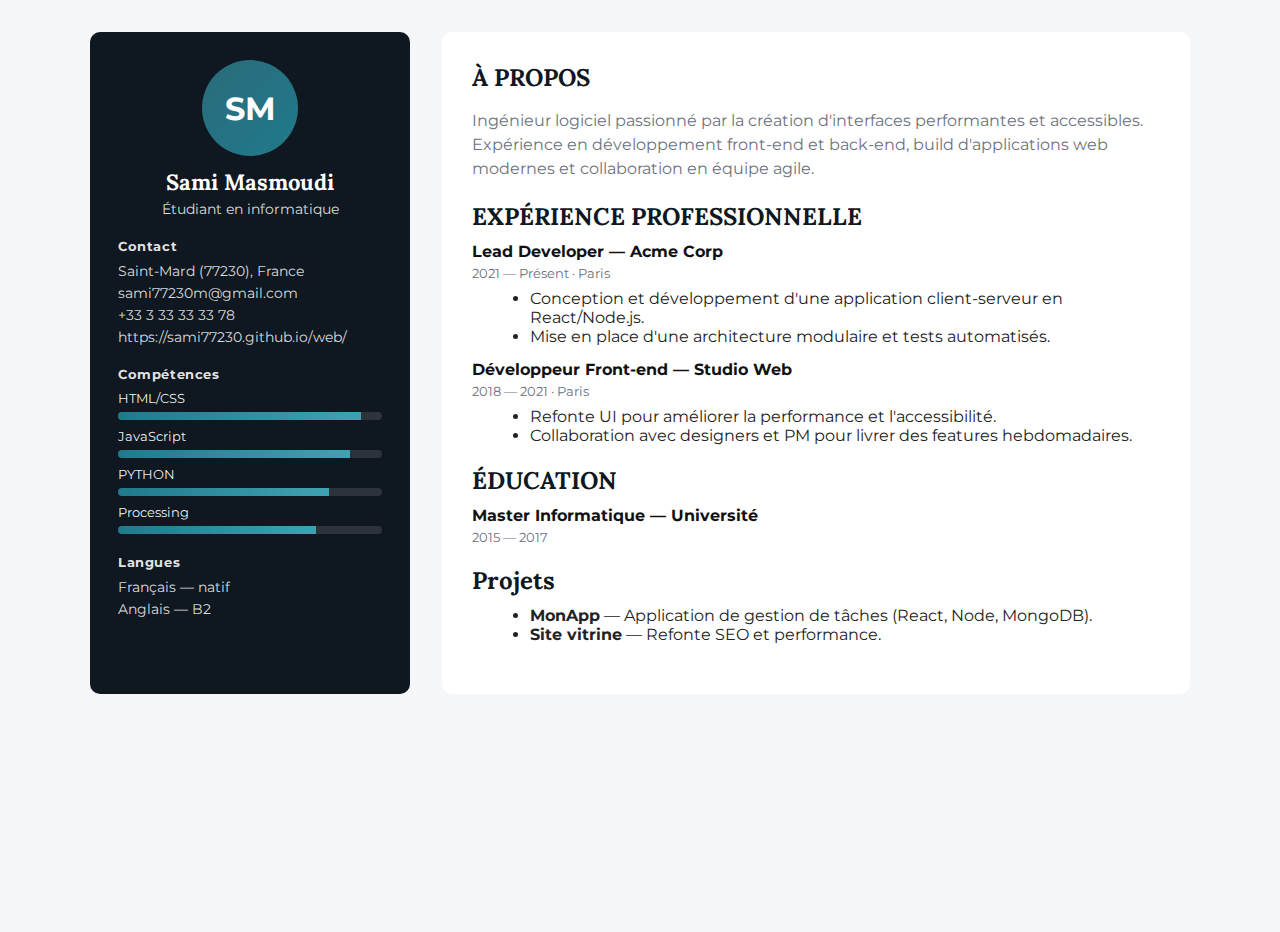
<file: index.html>
<!doctype html>
<html lang="fr">
<head>
	<meta charset="utf-8" />
	<meta name="viewport" content="width=device-width,initial-scale=1" />
	<title>CV — SAMI MASMOUDI</title>
	<link href="https://fonts.googleapis.com/css2?family=Lora:wght@400;700&family=Montserrat:wght@400;600;700&display=swap" rel="stylesheet">
	<style>
		:root{
			--accent:#1f7a8c;
			--muted:#6b7280;
			--sidebar:#0f1720;
			--bg:#f6f7f9;
			--white:#ffffff;
		}
		*{box-sizing:border-box}
		html,body{height:100%;margin:0;font-family:Montserrat, system-ui, -apple-system, 'Segoe UI', Roboto, 'Helvetica Neue', Arial}
		body{background:var(--bg);color:#111}
		.cv-wrap{max-width:1100px;margin:32px auto;display:grid;grid-template-columns:320px 1fr;gap:32px}

		.sidebar{background:var(--sidebar);color:var(--white);padding:28px;border-radius:10px;min-height:420px}
		.avatar{width:96px;height:96px;border-radius:50%;background:linear-gradient(135deg,#2b6b7a,var(--accent));display:flex;align-items:center;justify-content:center;font-weight:700;font-size:32px;margin:0 auto 12px}
		.name{text-align:center;margin:4px 0 0;font-family:Lora, serif;font-size:22px}
		.role{text-align:center;color:rgba(255,255,255,0.85);margin-top:6px;font-size:14px}
		.sidebar h3{margin-top:20px;margin-bottom:8px;font-size:13px;color:rgba(255,255,255,0.9);letter-spacing:0.6px}
		.sidebar p,.sidebar a{color:rgba(255,255,255,0.85);font-size:14px;margin:4px 0;text-decoration:none}

		.skills ul{list-style:none;padding:0;margin:0}
		.skills li{display:flex;flex-direction:column;margin:8px 0}
		.skill{font-size:13px;color:rgba(255,255,255,0.95);margin-bottom:6px}
		.bar{background:rgba(255,255,255,0.12);height:8px;border-radius:8px;overflow:hidden}
		.bar span{display:block;height:100%;background:linear-gradient(90deg,var(--accent),#3fa2b3)}

		.content{background:var(--white);padding:30px;border-radius:10px}
		.content section{margin-bottom:20px}
		.content h2{font-family:Lora, serif;margin:0 0 10px;color:var(--sidebar)}
		.profile p{color:var(--muted);line-height:1.5}
		.item{margin-bottom:14px}
		.item h3{margin:0;font-size:16px}
		.meta{font-size:13px;color:var(--muted);margin:4px 0}
		.experience ul, .projects ul{margin:8px 0 0 18px;color:#222}

		@media (max-width:880px){
			.cv-wrap{grid-template-columns:1fr;max-width:760px;padding:16px}
			.sidebar{order:2}
		}

		/* small print-friendly tweaks */
		@media print{body{background:white}.cv-wrap{max-width:100%;box-shadow:none} .sidebar{background:#fff;color:#000} .avatar{background:#ddd}}
	</style>
</head>
<body>
	<div class="cv-wrap">
		<aside class="sidebar">
			<div class="avatar">SM</div>
			<h1 class="name">Sami Masmoudi</h1>
			<p class="role">Étudiant en informatique</p>

			<div class="contact">
				<h3>Contact</h3>
				<p>Saint-Mard (77230), France</p>
				<p><a href="mailto:sami77230m@gmail.com">sami77230m@gmail.com</a></p>
				<p><a href="#">+33 3 33 33 33 78</a></p>
				<p><a href="https://sami77230.github.io/web/">https://sami77230.github.io/web/</a></p>
			</div>

			<div class="skills">
				<h3>Compétences</h3>
				<ul>
					<li><span class="skill">HTML/CSS</span><span class="bar"><span style="width:92%"></span></span></li>
					<li><span class="skill">JavaScript</span><span class="bar"><span style="width:88%"></span></span></li>
					<li><span class="skill">PYTHON</span><span class="bar"><span style="width:80%"></span></span></li>
					<li><span class="skill">Processing</span><span class="bar"><span style="width:75%"></span></span></li>
				</ul>
			</div>

			<div class="languages">
				<h3>Langues</h3>
				<p>Français — natif</p>
				<p>Anglais — B2</p>
			</div>
		</aside>

		<main class="content">
			<section class="profile">
				<h2>À PROPOS</h2>
				<p>Ingénieur logiciel passionné par la création d'interfaces performantes et accessibles. Expérience en développement front‑end et back‑end, build d'applications web modernes et collaboration en équipe agile.</p>
			</section>

			<section class="experience">
				<h2>EXPÉRIENCE PROFESSIONNELLE</h2>
				<div class="item">
					<h3>Lead Developer — Acme Corp</h3>
					<p class="meta">2021 — Présent · Paris</p>
					<ul>
						<li>Conception et développement d'une application client‑serveur en React/Node.js.</li>
						<li>Mise en place d'une architecture modulaire et tests automatisés.</li>
					</ul>
				</div>

				<div class="item">
					<h3>Développeur Front‑end — Studio Web</h3>
					<p class="meta">2018 — 2021 · Paris</p>
					<ul>
						<li>Refonte UI pour améliorer la performance et l'accessibilité.</li>
						<li>Collaboration avec designers et PM pour livrer des features hebdomadaires.</li>
					</ul>
				</div>
			</section>

			<section class="education">
				<h2>ÉDUCATION</h2>
				<div class="item">
					<h3>Master Informatique — Université</h3>
					<p class="meta">2015 — 2017</p>
				</div>
			</section>

			<section class="projects">
				<h2>Projets</h2>
				<ul>
					<li><strong>MonApp</strong> — Application de gestion de tâches (React, Node, MongoDB).</li>
					<li><strong>Site vitrine</strong> — Refonte SEO et performance.</li>
				</ul>
			</section>

		</main>
	</div>

</body>
</html>
</file>
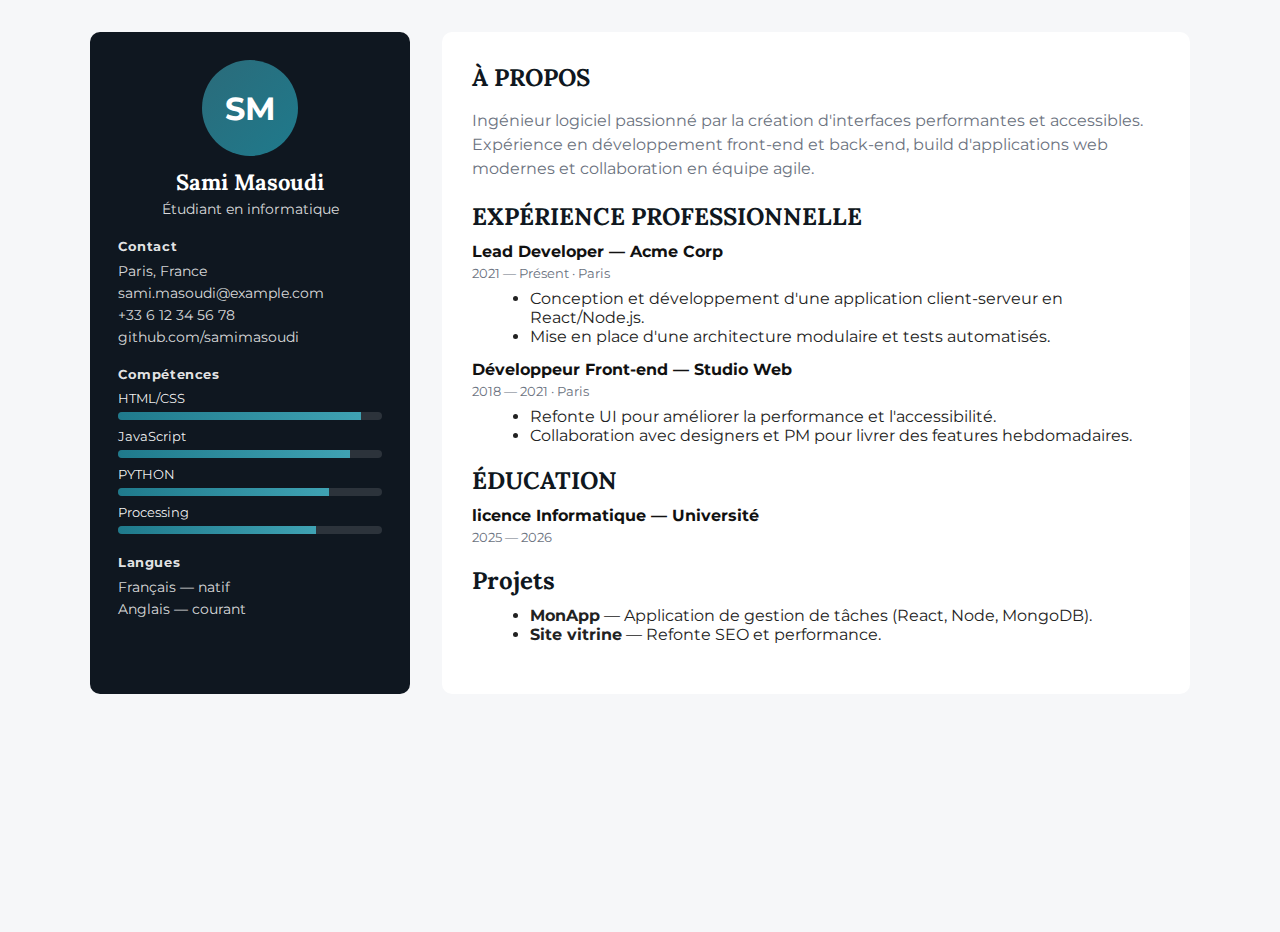
<file: cv.html>
<!doctype html>
<html lang="fr">
<head>
	<meta charset="utf-8" />
	<meta name="viewport" content="width=device-width,initial-scale=1" />
	<title>CV — SAMI MASMOUDI</title>
	<link href="https://fonts.googleapis.com/css2?family=Lora:wght@400;700&family=Montserrat:wght@400;600;700&display=swap" rel="stylesheet">
	<link rel="stylesheet" href="style.css">
</head>
<body>
	<div class="cv-wrap">
		<aside class="sidebar">
			<div class="avatar">SM</div>
			<h1 class="name">Sami Masoudi</h1>
			<p class="role">Étudiant en informatique</p>

			<div class="contact">
				<h3>Contact</h3>
				<p>Paris, France</p>
				<p><a href="mailto:sami.masoudi@example.com">sami.masoudi@example.com</a></p>
				<p><a href="#">+33 6 12 34 56 78</a></p>
				<p><a href="#">github.com/samimasoudi</a></p>
			</div>

			<div class="skills">
				<h3>Compétences</h3>
				<ul>
					<li><span class="skill">HTML/CSS</span><span class="bar"><span style="width:92%"></span></span></li>
					<li><span class="skill">JavaScript</span><span class="bar"><span style="width:88%"></span></span></li>
					<li><span class="skill">PYTHON</span><span class="bar"><span style="width:80%"></span></span></li>
					<li><span class="skill">Processing</span><span class="bar"><span style="width:75%"></span></span></li>
				</ul>
			</div>

			<div class="languages">
				<h3>Langues</h3>
				<p>Français — natif</p>
				<p>Anglais — courant</p>
			</div>
		</aside>

		<main class="content">
			<section class="profile">
				<h2>À PROPOS</h2>
				<p>Ingénieur logiciel passionné par la création d'interfaces performantes et accessibles. Expérience en développement front‑end et back‑end, build d'applications web modernes et collaboration en équipe agile.</p>
			</section>

			<section class="experience">
				<h2>EXPÉRIENCE PROFESSIONNELLE</h2>
				<div class="item">
					<h3>Lead Developer — Acme Corp</h3>
					<p class="meta">2021 — Présent · Paris</p>
					<ul>
						<li>Conception et développement d'une application client‑serveur en React/Node.js.</li>
						<li>Mise en place d'une architecture modulaire et tests automatisés.</li>
					</ul>
				</div>

				<div class="item">
					<h3>Développeur Front‑end — Studio Web</h3>
					<p class="meta">2018 — 2021 · Paris</p>
					<ul>
						<li>Refonte UI pour améliorer la performance et l'accessibilité.</li>
						<li>Collaboration avec designers et PM pour livrer des features hebdomadaires.</li>
					</ul>
				</div>
			</section>

			<section class="education">
				<h2>ÉDUCATION</h2>
				<div class="item">
					<h3>licence Informatique — Université</h3>
					<p class="meta">2025 — 2026</p>
				</div>
			</section>

			<section class="projects">
				<h2>Projets</h2>
				<ul>
					<li><strong>MonApp</strong> — Application de gestion de tâches (React, Node, MongoDB).</li>
					<li><strong>Site vitrine</strong> — Refonte SEO et performance.</li>
				</ul>
			</section>

		</main>
	</div>

</body>
</html>
</file>
<file: style.css>
:root{
	--accent:#1f7a8c;
	--muted:#6b7280;
	--sidebar:#0f1720;
	--bg:#f6f7f9;
	--white:#ffffff;
}
*{box-sizing:border-box}
html,body{height:100%;margin:0;font-family:Montserrat, system-ui, -apple-system, 'Segoe UI', Roboto, 'Helvetica Neue', Arial}
body{background:var(--bg);color:#111}
.cv-wrap{max-width:1100px;margin:32px auto;display:grid;grid-template-columns:320px 1fr;gap:32px}

.sidebar{background:var(--sidebar);color:var(--white);padding:28px;border-radius:10px;min-height:420px}
.avatar{width:96px;height:96px;border-radius:50%;background:linear-gradient(135deg,#2b6b7a,var(--accent));display:flex;align-items:center;justify-content:center;font-weight:700;font-size:32px;margin:0 auto 12px}
.name{text-align:center;margin:4px 0 0;font-family:Lora, serif;font-size:22px}
.role{text-align:center;color:rgba(255,255,255,0.85);margin-top:6px;font-size:14px}
.sidebar h3{margin-top:20px;margin-bottom:8px;font-size:13px;color:rgba(255,255,255,0.9);letter-spacing:0.6px}
.sidebar p,.sidebar a{color:rgba(255,255,255,0.85);font-size:14px;margin:4px 0;text-decoration:none}

.skills ul{list-style:none;padding:0;margin:0}
.skills li{display:flex;flex-direction:column;margin:8px 0}
.skill{font-size:13px;color:rgba(255,255,255,0.95);margin-bottom:6px}
.bar{background:rgba(255,255,255,0.12);height:8px;border-radius:8px;overflow:hidden}
.bar span{display:block;height:100%;background:linear-gradient(90deg,var(--accent),#3fa2b3)}

.content{background:var(--white);padding:30px;border-radius:10px}
.content section{margin-bottom:20px}
.content h2{font-family:Lora, serif;margin:0 0 10px;color:var(--sidebar)}
.profile p{color:var(--muted);line-height:1.5}
.item{margin-bottom:14px}
.item h3{margin:0;font-size:16px}
.meta{font-size:13px;color:var(--muted);margin:4px 0}
.experience ul, .projects ul{margin:8px 0 0 18px;color:#222}

@media (max-width:880px){
	.cv-wrap{grid-template-columns:1fr;max-width:760px;padding:16px}
	.sidebar{order:2}
}

/* small print-friendly tweaks */
@media print{body{background:white}.cv-wrap{max-width:100%;box-shadow:none} .sidebar{background:#fff;color:#000} .avatar{background:#ddd}}
</file>
